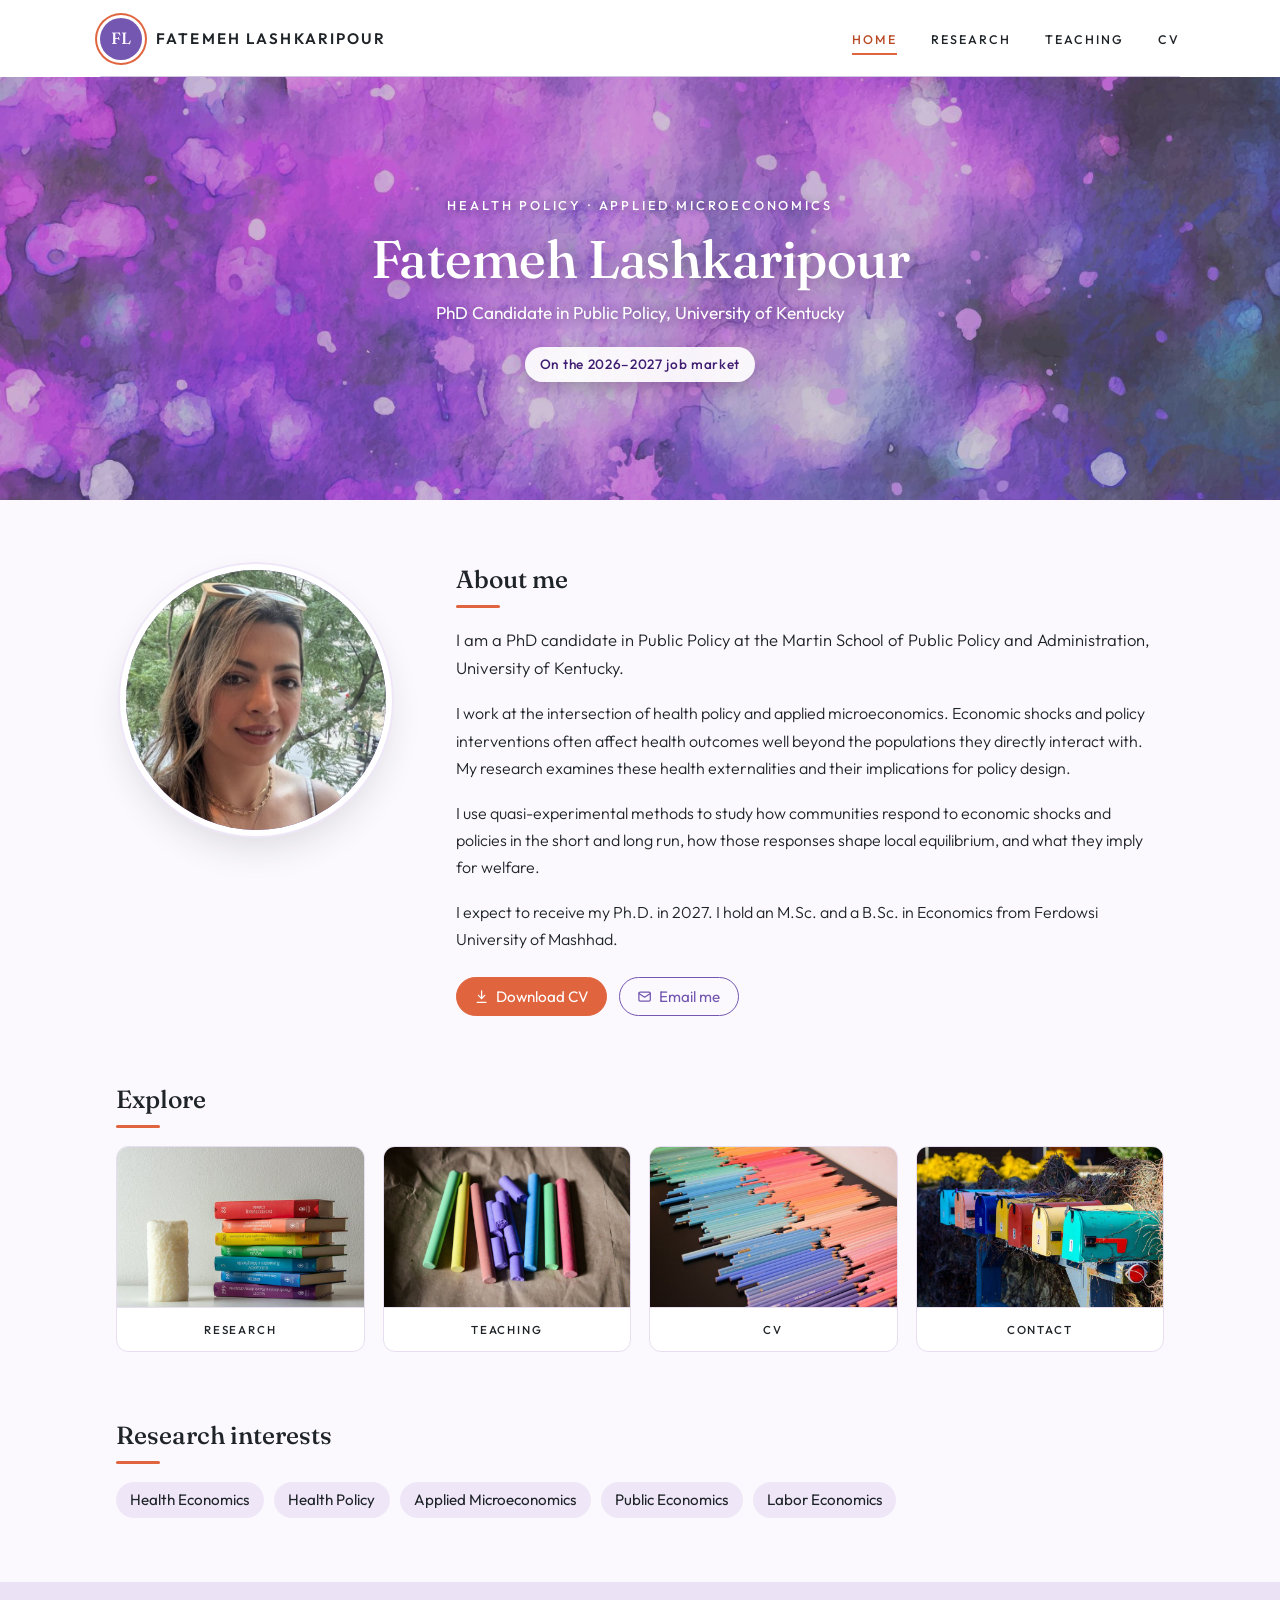
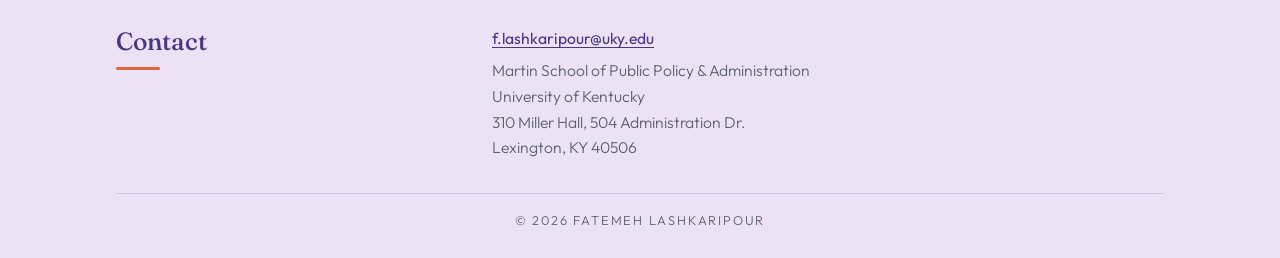
<file: index.html>
<!doctype html>
<html lang="en">
<head>
  <meta charset="utf-8">
  <meta name="viewport" content="width=device-width, initial-scale=1">
  <title>Fatemeh Lashkaripour</title>
  <meta name="description" content="Fatemeh Lashkaripour, PhD candidate in Public Policy at the University of Kentucky. Health economics and applied microeconomics. On the 2026–2027 job market.">
  <meta property="og:title" content="Fatemeh Lashkaripour">
  <meta property="og:description" content="PhD candidate in Public Policy, University of Kentucky. Health economics and applied microeconomics.">
  <meta property="og:type" content="website">
  <link rel="icon" href="images/favicon.svg" type="image/svg+xml">
  <link rel="preconnect" href="https://fonts.googleapis.com">
  <link rel="preconnect" href="https://fonts.gstatic.com" crossorigin>
  <link href="https://fonts.googleapis.com/css2?family=Fraunces:opsz,wght@9..144,400;9..144,500&family=Outfit:wght@300;400;500;600&display=swap" rel="stylesheet">
  <link rel="stylesheet" href="css/style.css">
</head>
<body>
  <a class="skip-link" href="#main">Skip to content</a>

  <header class="site-header">
    <div class="header-inner">
      <a class="brand" href="index.html">
        <span class="mark" aria-hidden="true">FL</span>
        <span class="brand-name">Fatemeh Lashkaripour</span>
      </a>
      <nav aria-label="Main">
        <ul class="nav">
          <li><a href="index.html" aria-current="page">Home</a></li>
          <li><a href="research.html">Research</a></li>
          <li><a href="teaching.html">Teaching</a></li>
          <li><a href="cv.html">CV</a></li>
        </ul>
      </nav>
    </div>
  </header>

  <div class="hero">
    <p class="kicker">Health Policy &middot; Applied Microeconomics</p>
    <h1>Fatemeh Lashkaripour</h1>
    <p class="sub">PhD Candidate in Public Policy, University of Kentucky</p>
    <span class="pill">On the 2026–2027 job market</span>
  </div>

  <main id="main">
    <section class="about" aria-labelledby="about-heading">
      <!-- PHOTO: save your headshot as images/headshot.jpg (square works best).
           Until then, a circle with your initials is shown. -->
      <div class="portrait">
        <span aria-hidden="true">FL</span>
        <img src="images/headshot.jpg" alt="Fatemeh Lashkaripour" width="600" height="600" onerror="this.remove()">
      </div>

      <div class="about-text">
        <h2 id="about-heading">About me</h2>
        <p class="lead">I am a PhD candidate in Public Policy at the Martin School of Public Policy and Administration, University of Kentucky.</p>
        <p>I work at the intersection of health policy and applied microeconomics. Economic shocks and policy interventions often affect health outcomes well beyond the populations they directly interact with. My research examines these health externalities and their implications for policy design.</p>
        <p>I use quasi-experimental methods to study how communities respond to economic shocks and policies in the short and long run, how those responses shape local equilibrium, and what they imply for welfare.</p>
        <p>I expect to receive my Ph.D. in 2027. I hold an M.Sc. and a B.Sc. in Economics from Ferdowsi University of Mashhad.</p>

        <div class="quick-links">
          <a class="btn btn--coral" href="files/Lashkaripour_CV.pdf">
            <svg viewBox="0 0 24 24" fill="none" stroke="currentColor" stroke-width="2" stroke-linecap="round" stroke-linejoin="round" aria-hidden="true"><path d="M12 3v12"/><path d="m7 10 5 5 5-5"/><path d="M5 21h14"/></svg>
            Download CV
          </a>
          <a class="btn" href="mailto:f.lashkaripour@uky.edu">
            <svg viewBox="0 0 24 24" fill="none" stroke="currentColor" stroke-width="2" stroke-linecap="round" stroke-linejoin="round" aria-hidden="true"><rect x="3" y="5" width="18" height="14" rx="2"/><path d="m3 7 9 6 9-6"/></svg>
            Email me
          </a>
        </div>
      </div>
    </section>

    <section aria-labelledby="explore-heading">
      <h2 id="explore-heading">Explore</h2>
      <div class="tiles">
        <a class="tile" href="research.html">
          <img src="images/explore/research.jpg" alt="" width="800" height="520" loading="lazy">
          <span>Research</span>
        </a>
        <a class="tile" href="teaching.html">
          <img src="images/explore/teaching.jpg" alt="" width="800" height="520" loading="lazy">
          <span>Teaching</span>
        </a>
        <a class="tile" href="cv.html">
          <img src="images/explore/cv.jpg" alt="" width="800" height="520" loading="lazy">
          <span>CV</span>
        </a>
        <a class="tile" href="mailto:f.lashkaripour@uky.edu">
          <img src="images/explore/contact.jpg" alt="" width="800" height="520" loading="lazy">
          <span>Contact</span>
        </a>
      </div>
    </section>

    <section aria-labelledby="interests-heading">
      <h2 id="interests-heading">Research interests</h2>
      <ul class="chips">
        <li>Health Economics</li>
        <li>Health Policy</li>
        <li>Applied Microeconomics</li>
        <li>Public Economics</li>
        <li>Labor Economics</li>
      </ul>
    </section>
  </main>

  <footer class="site-footer">
    <div class="footer-inner">
      <h2>Contact</h2>
      <div class="footer-contact">
        <a href="mailto:f.lashkaripour@uky.edu">f.lashkaripour@uky.edu</a>
        <address>Martin School of Public Policy &amp; Administration<br>University of Kentucky<br>310 Miller Hall, 504 Administration Dr.<br>Lexington, KY 40506</address>
      </div>
      <p class="copyright">&copy; <span id="year">2026</span> Fatemeh Lashkaripour</p>
    </div>
  </footer>

  <script src="js/main.js"></script>
</body>
</html>
</file>
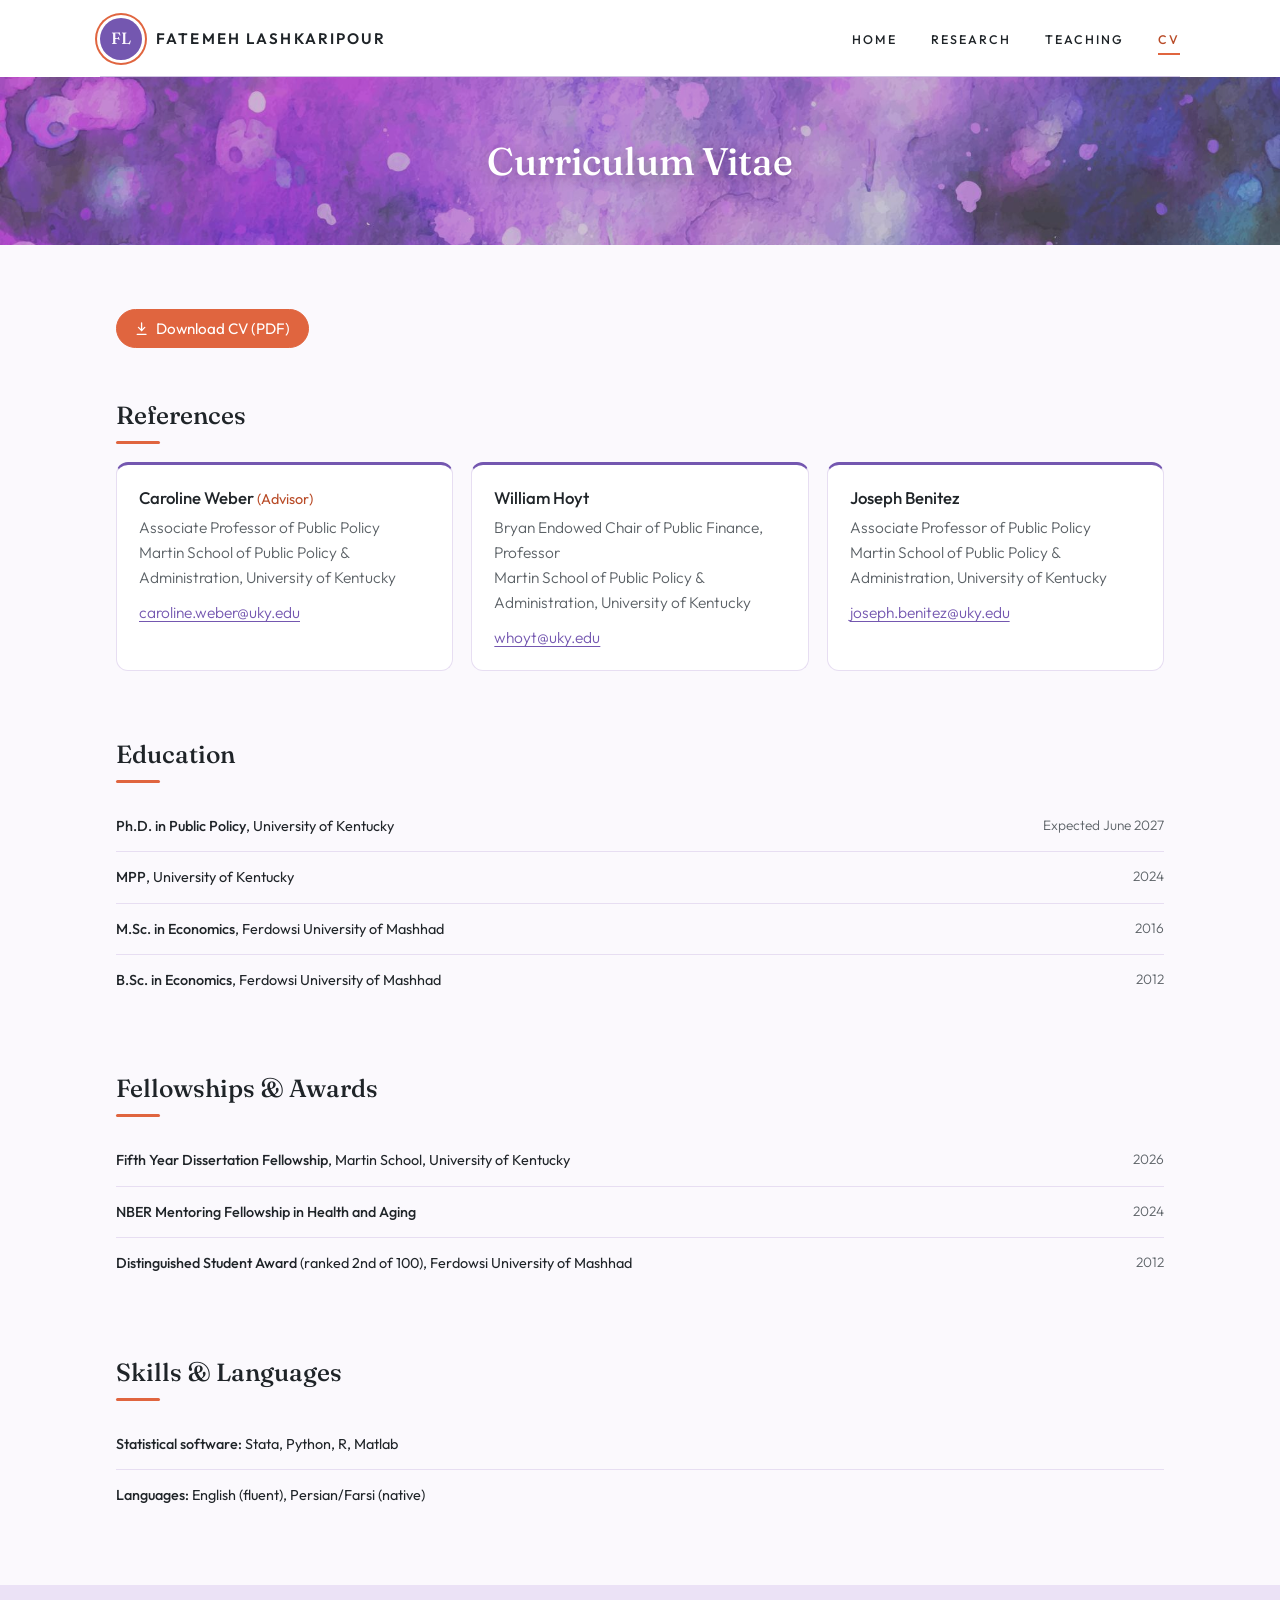
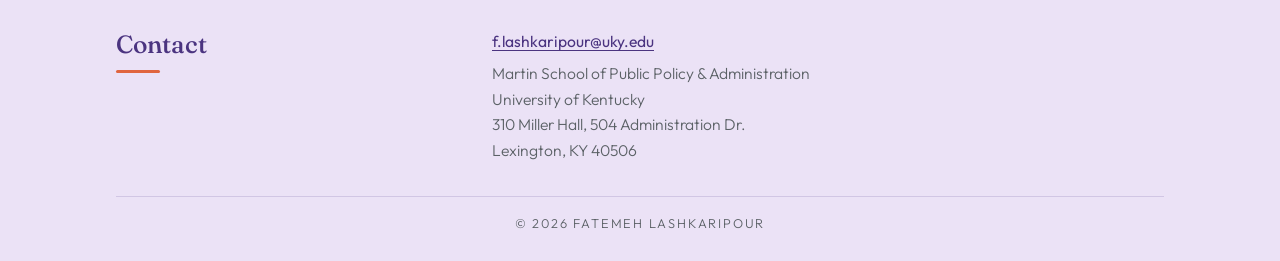
<file: cv.html>
<!doctype html>
<html lang="en">
<head>
  <meta charset="utf-8">
  <meta name="viewport" content="width=device-width, initial-scale=1">
  <title>CV | Fatemeh Lashkaripour</title>
  <meta name="description" content="References, education, and awards of Fatemeh Lashkaripour, PhD candidate in Public Policy, University of Kentucky.">
  <link rel="icon" href="images/favicon.svg" type="image/svg+xml">
  <link rel="preconnect" href="https://fonts.googleapis.com">
  <link rel="preconnect" href="https://fonts.gstatic.com" crossorigin>
  <link href="https://fonts.googleapis.com/css2?family=Fraunces:opsz,wght@9..144,400;9..144,500&family=Outfit:wght@300;400;500;600&display=swap" rel="stylesheet">
  <link rel="stylesheet" href="css/style.css">
</head>
<body>
  <a class="skip-link" href="#main">Skip to content</a>

  <header class="site-header">
    <div class="header-inner">
      <a class="brand" href="index.html">
        <span class="mark" aria-hidden="true">FL</span>
        <span class="brand-name">Fatemeh Lashkaripour</span>
      </a>
      <nav aria-label="Main">
        <ul class="nav">
          <li><a href="index.html">Home</a></li>
          <li><a href="research.html">Research</a></li>
          <li><a href="teaching.html">Teaching</a></li>
          <li><a href="cv.html" aria-current="page">CV</a></li>
        </ul>
      </nav>
    </div>
  </header>

  <div class="page-banner">
    <h1>Curriculum Vitae</h1>
  </div>

  <main id="main">
    <div class="quick-links page-actions">
      <!-- To update the CV: upload a new PDF named Lashkaripour_CV.pdf to files/ (see README). -->
      <a class="btn btn--coral" href="files/Lashkaripour_CV.pdf">
        <svg viewBox="0 0 24 24" fill="none" stroke="currentColor" stroke-width="2" stroke-linecap="round" stroke-linejoin="round" aria-hidden="true"><path d="M12 3v12"/><path d="m7 10 5 5 5-5"/><path d="M5 21h14"/></svg>
        Download CV (PDF)
      </a>
    </div>

    <section aria-labelledby="ref-h">
      <h2 id="ref-h">References</h2>
      <div class="refs">
        <div class="ref">
          <p class="name">Caroline Weber <small>(Advisor)</small></p>
          <p class="role">Associate Professor of Public Policy<br>Martin School of Public Policy &amp; Administration, University of Kentucky</p>
          <a href="mailto:caroline.weber@uky.edu">caroline.weber@uky.edu</a>
        </div>
        <div class="ref">
          <p class="name">William Hoyt</p>
          <p class="role">Bryan Endowed Chair of Public Finance, Professor<br>Martin School of Public Policy &amp; Administration, University of Kentucky</p>
          <a href="mailto:whoyt@uky.edu">whoyt@uky.edu</a>
        </div>
        <div class="ref">
          <p class="name">Joseph Benitez</p>
          <p class="role">Associate Professor of Public Policy<br>Martin School of Public Policy &amp; Administration, University of Kentucky</p>
          <a href="mailto:joseph.benitez@uky.edu">joseph.benitez@uky.edu</a>
        </div>
      </div>
    </section>

    <section aria-labelledby="edu-h">
      <h2 id="edu-h">Education</h2>
      <ul class="entry-list">
        <li class="entry">
          <span class="what"><strong>Ph.D. in Public Policy</strong>, University of Kentucky</span>
          <span class="when">Expected June 2027</span>
        </li>
        <li class="entry">
          <span class="what"><strong>MPP</strong>, University of Kentucky</span>
          <span class="when">2024</span>
        </li>
        <li class="entry">
          <span class="what"><strong>M.Sc. in Economics</strong>, Ferdowsi University of Mashhad</span>
          <span class="when">2016</span>
        </li>
        <li class="entry">
          <span class="what"><strong>B.Sc. in Economics</strong>, Ferdowsi University of Mashhad</span>
          <span class="when">2012</span>
        </li>
      </ul>
    </section>

    <section aria-labelledby="award-h">
      <h2 id="award-h">Fellowships &amp; Awards</h2>
      <ul class="entry-list">
        <li class="entry">
          <span class="what"><strong>Fifth Year Dissertation Fellowship</strong>, Martin School, University of Kentucky</span>
          <span class="when">2026</span>
        </li>
        <li class="entry">
          <span class="what"><strong>NBER Mentoring Fellowship in Health and Aging</strong></span>
          <span class="when">2024</span>
        </li>
        <li class="entry">
          <span class="what"><strong>Distinguished Student Award</strong> (ranked 2nd of 100), Ferdowsi University of Mashhad</span>
          <span class="when">2012</span>
        </li>
      </ul>
    </section>

    <section aria-labelledby="skills-h">
      <h2 id="skills-h">Skills &amp; Languages</h2>
      <ul class="entry-list">
        <li class="entry">
          <span class="what"><strong>Statistical software:</strong> Stata, Python, R, Matlab</span>
        </li>
        <li class="entry">
          <span class="what"><strong>Languages:</strong> English (fluent), Persian/Farsi (native)</span>
        </li>
      </ul>
    </section>
  </main>

  <footer class="site-footer">
    <div class="footer-inner">
      <h2>Contact</h2>
      <div class="footer-contact">
        <a href="mailto:f.lashkaripour@uky.edu">f.lashkaripour@uky.edu</a>
        <address>Martin School of Public Policy &amp; Administration<br>University of Kentucky<br>310 Miller Hall, 504 Administration Dr.<br>Lexington, KY 40506</address>
      </div>
      <p class="copyright">&copy; <span id="year">2026</span> Fatemeh Lashkaripour</p>
    </div>
  </footer>

  <script src="js/main.js"></script>
</body>
</html>
</file>
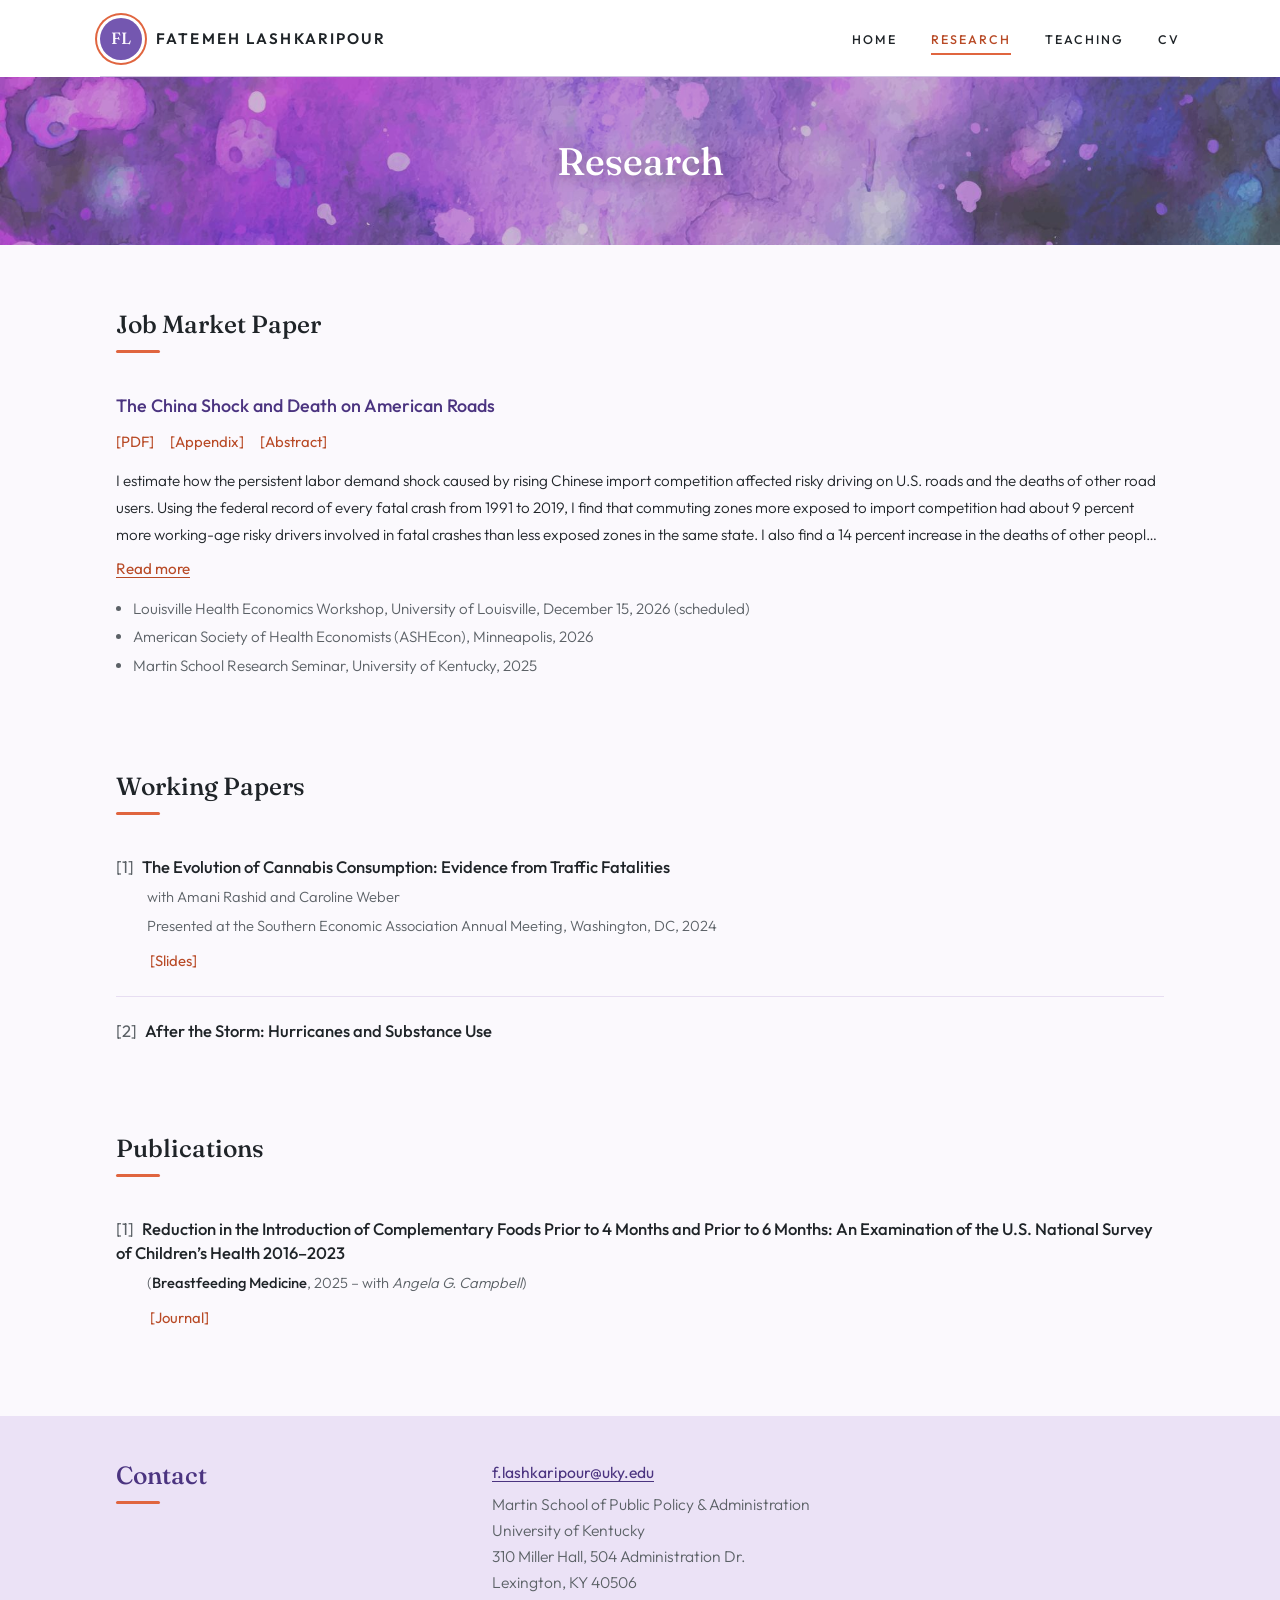
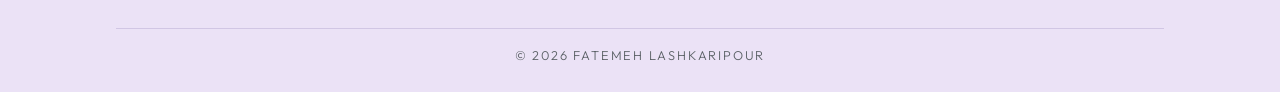
<file: research.html>
<!doctype html>
<html lang="en">
<head>
  <meta charset="utf-8">
  <meta name="viewport" content="width=device-width, initial-scale=1">
  <title>Research | Fatemeh Lashkaripour</title>
  <meta name="description" content="Research by Fatemeh Lashkaripour: job market paper, working papers, and publications in health economics and applied microeconomics.">
  <link rel="icon" href="images/favicon.svg" type="image/svg+xml">
  <link rel="preconnect" href="https://fonts.googleapis.com">
  <link rel="preconnect" href="https://fonts.gstatic.com" crossorigin>
  <link href="https://fonts.googleapis.com/css2?family=Fraunces:opsz,wght@9..144,400;9..144,500&family=Outfit:wght@300;400;500;600&display=swap" rel="stylesheet">
  <link rel="stylesheet" href="css/style.css">
</head>
<body>
  <a class="skip-link" href="#main">Skip to content</a>

  <header class="site-header">
    <div class="header-inner">
      <a class="brand" href="index.html">
        <span class="mark" aria-hidden="true">FL</span>
        <span class="brand-name">Fatemeh Lashkaripour</span>
      </a>
      <nav aria-label="Main">
        <ul class="nav">
          <li><a href="index.html">Home</a></li>
          <li><a href="research.html" aria-current="page">Research</a></li>
          <li><a href="teaching.html">Teaching</a></li>
          <li><a href="cv.html">CV</a></li>
        </ul>
      </nav>
    </div>
  </header>

  <div class="page-banner">
    <h1>Research</h1>
  </div>

  <main id="main">

    <!-- ===================== JOB MARKET PAPER ===================== -->
    <section aria-labelledby="jmp-h">
      <h2 id="jmp-h">Job Market Paper</h2>

      <article class="paper" id="jmp">
        <h3 class="paper-title"><a href="papers/JMP_Lashkaripour.pdf">The China Shock and Death on American Roads</a></h3>
        <div class="links">
          <!-- To post a new draft: the paper goes to papers/JMP_Lashkaripour.pdf and its appendix to papers/JMP_Lashkaripour_Appendix.pdf (see README). -->
          <a href="papers/JMP_Lashkaripour.pdf">PDF</a>
          <a href="papers/JMP_Lashkaripour_Appendix.pdf">Appendix</a>
          <a href="papers/Lashkaripour_JMP_Abstract.pdf">Abstract</a>
        </div>
        <div class="abstract" id="abs-jmp">
          <!-- ABSTRACT:START (filled from abstract.txt by "Update website paper.command") -->
          <p>I estimate how the persistent labor demand shock caused by rising Chinese import competition affected risky driving on U.S. roads and the deaths of other road users. Using the federal record of every fatal crash from 1991 to 2019, I find that commuting zones more exposed to import competition had about 9 percent more working-age risky drivers involved in fatal crashes than less exposed zones in the same state. I also find a 14 percent increase in the deaths of other people in the crashes that involve a working-age risky driver. The estimate implies approximately 460 additional deaths annually between 2001 and 2019 attributable to the rise in import competition. Using the value of a statistical life, I estimate the annual value of the deaths of other people at approximately $5.0 billion. These findings point to a potential external cost of trade-induced labor market disruption that could reduce the net gains from trade.</p>
          <!-- ABSTRACT:END -->
        </div>
        <ul class="presented">
          <li>Louisville Health Economics Workshop, University of Louisville, December 15, 2026 (scheduled)</li>
          <li>American Society of Health Economists (ASHEcon), Minneapolis, 2026</li>
          <li>Martin School Research Seminar, University of Kentucky, 2025</li>
        </ul>
      </article>
    </section>

    <!-- ===================== WORKING PAPERS ===================== -->
    <section aria-labelledby="wp-h" class="numbered">
      <h2 id="wp-h">Working Papers</h2>

      <article class="paper" id="cannabis">
        <h3>The Evolution of Cannabis Consumption: Evidence from Traffic Fatalities</h3>
        <p class="meta">with Amani Rashid and Caroline Weber</p>
        <p class="meta">Presented at the Southern Economic Association Annual Meeting, Washington, DC, 2024</p>
        <div class="links"><a href="papers/Lashkaripour_Cannabis_Slides.pdf">Slides</a></div>
        <!-- To add an abstract (an [Abstract] link appears automatically), paste inside this article:
        <div class="abstract"><p>Your abstract here.</p></div>
        To add a PDF link:
        <div class="links"><a href="papers/cannabis.pdf">PDF</a></div>
        -->
      </article>

      <article class="paper" id="hurricanes">
        <h3>After the Storm: Hurricanes and Substance Use</h3>
        <!-- To add an abstract, paste inside this article:
        <div class="abstract"><p>Your abstract here.</p></div>
        -->
      </article>
    </section>

    <!-- ===================== PUBLICATIONS ===================== -->
    <section aria-labelledby="pub-h" class="numbered">
      <h2 id="pub-h">Publications</h2>

      <article class="paper" id="nsch">
        <h3>Reduction in the Introduction of Complementary Foods Prior to 4 Months and Prior to 6 Months: An Examination of the U.S. National Survey of Children&rsquo;s Health 2016&ndash;2023</h3>
        <p class="meta">(<b>Breastfeeding Medicine</b>, 2025 &ndash; with <em>Angela G. Campbell</em>)</p>
        <div class="links"><a href="https://doi.org/10.1177/15568253251390891">Journal</a></div>
        <!-- To link the article, add inside this article:
        <div class="links"><a href="https://doi.org/...">Journal</a></div>
        -->
      </article>
    </section>
  </main>

  <footer class="site-footer">
    <div class="footer-inner">
      <h2>Contact</h2>
      <div class="footer-contact">
        <a href="mailto:f.lashkaripour@uky.edu">f.lashkaripour@uky.edu</a>
        <address>Martin School of Public Policy &amp; Administration<br>University of Kentucky<br>310 Miller Hall, 504 Administration Dr.<br>Lexington, KY 40506</address>
      </div>
      <p class="copyright">&copy; <span id="year">2026</span> Fatemeh Lashkaripour</p>
    </div>
  </footer>

  <script src="js/main.js"></script>
</body>
</html>
</file>
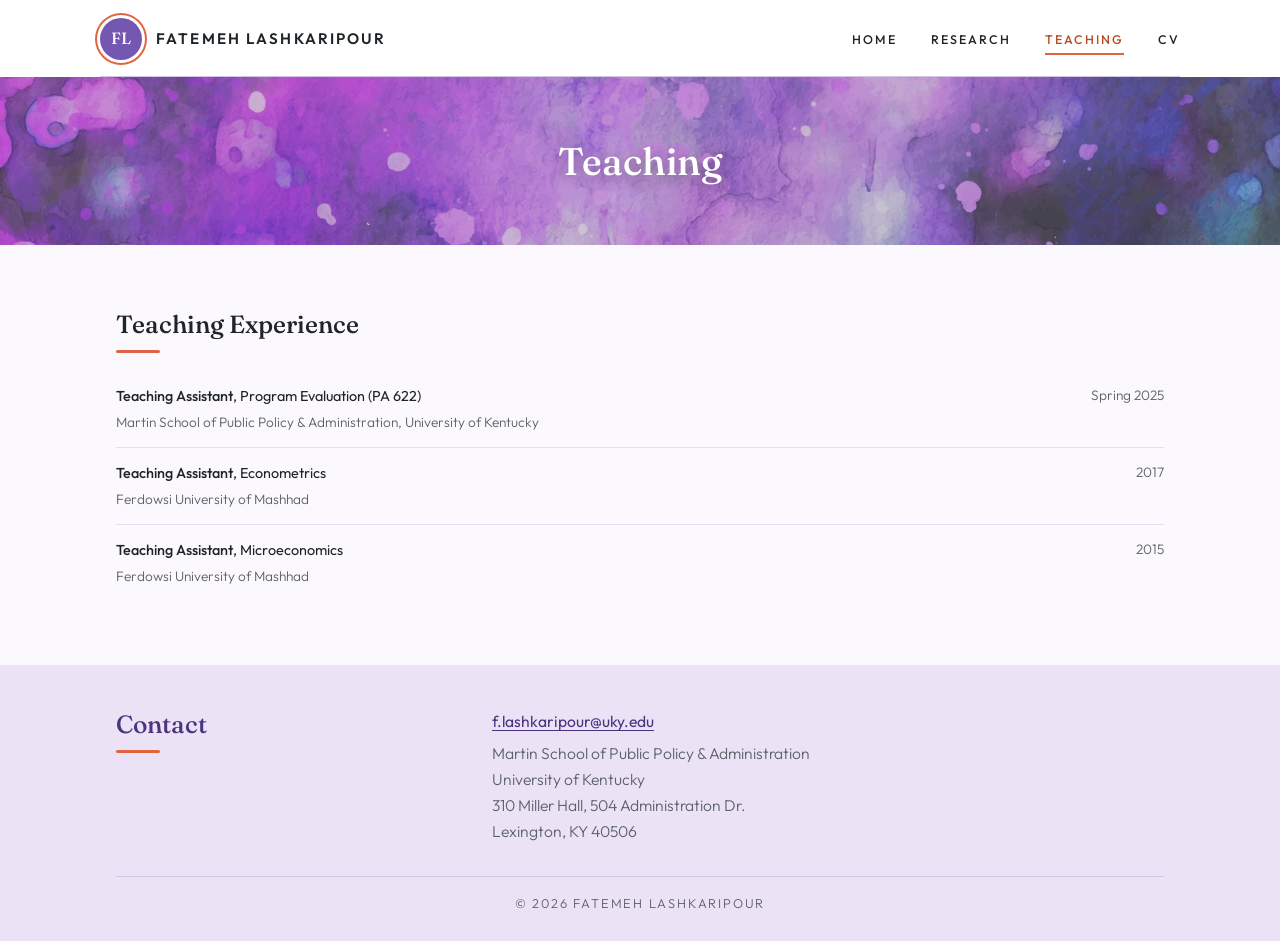
<file: teaching.html>
<!doctype html>
<html lang="en">
<head>
  <meta charset="utf-8">
  <meta name="viewport" content="width=device-width, initial-scale=1">
  <title>Teaching | Fatemeh Lashkaripour</title>
  <meta name="description" content="Teaching experience of Fatemeh Lashkaripour, University of Kentucky.">
  <link rel="icon" href="images/favicon.svg" type="image/svg+xml">
  <link rel="preconnect" href="https://fonts.googleapis.com">
  <link rel="preconnect" href="https://fonts.gstatic.com" crossorigin>
  <link href="https://fonts.googleapis.com/css2?family=Fraunces:opsz,wght@9..144,400;9..144,500&family=Outfit:wght@300;400;500;600&display=swap" rel="stylesheet">
  <link rel="stylesheet" href="css/style.css">
</head>
<body>
  <a class="skip-link" href="#main">Skip to content</a>

  <header class="site-header">
    <div class="header-inner">
      <a class="brand" href="index.html">
        <span class="mark" aria-hidden="true">FL</span>
        <span class="brand-name">Fatemeh Lashkaripour</span>
      </a>
      <nav aria-label="Main">
        <ul class="nav">
          <li><a href="index.html">Home</a></li>
          <li><a href="research.html">Research</a></li>
          <li><a href="teaching.html" aria-current="page">Teaching</a></li>
          <li><a href="cv.html">CV</a></li>
        </ul>
      </nav>
    </div>
  </header>

  <div class="page-banner">
    <h1>Teaching</h1>
  </div>

  <main id="main">
    <section aria-labelledby="exp-h">
      <h2 id="exp-h">Teaching Experience</h2>
      <ul class="entry-list">
        <li class="entry">
          <span class="what"><strong>Teaching Assistant</strong>, Program Evaluation (PA 622)<br><span class="subhead">Martin School of Public Policy &amp; Administration, University of Kentucky</span></span>
          <span class="when">Spring 2025</span>
        </li>
        <li class="entry">
          <span class="what"><strong>Teaching Assistant</strong>, Econometrics<br><span class="subhead">Ferdowsi University of Mashhad</span></span>
          <span class="when">2017</span>
        </li>
        <li class="entry">
          <span class="what"><strong>Teaching Assistant</strong>, Microeconomics<br><span class="subhead">Ferdowsi University of Mashhad</span></span>
          <span class="when">2015</span>
        </li>
      </ul>
    </section>
  </main>

  <footer class="site-footer">
    <div class="footer-inner">
      <h2>Contact</h2>
      <div class="footer-contact">
        <a href="mailto:f.lashkaripour@uky.edu">f.lashkaripour@uky.edu</a>
        <address>Martin School of Public Policy &amp; Administration<br>University of Kentucky<br>310 Miller Hall, 504 Administration Dr.<br>Lexington, KY 40506</address>
      </div>
      <p class="copyright">&copy; <span id="year">2026</span> Fatemeh Lashkaripour</p>
    </div>
  </footer>

  <script src="js/main.js"></script>
</body>
</html>
</file>
<file: css/style.css>
/* ==========================================================
   Fatemeh Lashkaripour — personal academic website
   Colors and fonts live in :root; change them here.
   ========================================================== */

:root {
  --bg: #fbf9fd;          /* page background */
  --paper: #ffffff;       /* cards, header */
  --ink: #1f2428;         /* main text */
  --muted: #5b6166;       /* secondary text */
  --line: #e7def2;        /* card borders, dividers */
  --rule: #d2c6e3;        /* thin line under header */
  --teal: #7457b0;        /* primary color (purple) */
  --teal-ink: #4b3480;    /* darker purple */
  --teal-soft: #a48bd6;
  --coral: #e0653f;       /* accent */
  --coral-ink: #b84a26;   /* accent for small text (readable) */
  --sand: #efe7f8;        /* tags, tile backgrounds (lavender) */
  --cream: #faf6fe;       /* text on purple */
  --lavender: #ebe2f6;    /* footer background */
  --maxw: 1080px;
  --serif: "Fraunces", Georgia, "Times New Roman", serif;
  --sans: "Outfit", system-ui, -apple-system, "Segoe UI", sans-serif;
}

*, *::before, *::after { box-sizing: border-box; }
html { scroll-behavior: smooth; -webkit-text-size-adjust: 100%; }

body {
  margin: 0;
  background: var(--bg);
  color: var(--ink);
  font-family: var(--sans);
  font-weight: 300;
  font-size: 16px;
  line-height: 1.7;
  min-height: 100vh;
  display: flex;
  flex-direction: column;
}

a { color: var(--teal); text-underline-offset: 3px; text-decoration-thickness: 1px; }
a:hover { color: var(--coral-ink); }
strong { font-weight: 500; }
:focus-visible { outline: 2px solid var(--coral); outline-offset: 3px; border-radius: 4px; }

.skip-link {
  position: absolute; left: -9999px; top: 8px;
  background: var(--paper); padding: 8px 14px; border-radius: 6px; z-index: 100;
}
.skip-link:focus { left: 8px; }

/* ---------- Header ---------- */
.site-header {
  position: sticky; top: 0; z-index: 10;
  background: rgba(255, 255, 255, 0.97);
  backdrop-filter: blur(6px);
  -webkit-backdrop-filter: blur(6px);
}
.header-inner {
  width: calc(100% - 32px); max-width: var(--maxw); margin: 0 auto;
  padding: 18px 0 16px;
  display: flex; align-items: center; justify-content: space-between;
  flex-wrap: wrap; gap: 12px 28px;
  border-bottom: 1px solid var(--rule);
}
.brand {
  display: flex; align-items: center; gap: 14px;
  color: var(--ink); text-decoration: none;
}
.brand:hover { color: var(--ink); }
.mark {
  flex: none; width: 42px; height: 42px; border-radius: 50%;
  display: grid; place-items: center;
  background: var(--teal); color: var(--cream);
  font-family: var(--serif); font-size: 1.02rem; font-weight: 500; letter-spacing: .02em;
  box-shadow: 0 0 0 3px var(--paper), 0 0 0 5px var(--coral);
}
.brand-name {
  font-weight: 600; text-transform: uppercase;
  letter-spacing: .14em; font-size: .95rem; line-height: 1.2;
}
.nav {
  display: flex; flex-wrap: wrap; gap: clamp(16px, 3vw, 34px);
  margin: 0; padding: 0; list-style: none;
}
.nav a {
  color: var(--ink); text-decoration: none;
  font-size: .78rem; font-weight: 500; letter-spacing: .16em; text-transform: uppercase;
  padding: 6px 0; border-bottom: 2px solid transparent;
  transition: color .15s, border-color .15s;
}
.nav a:hover { color: var(--coral-ink); }
.nav a[aria-current="page"] { color: var(--coral-ink); border-bottom-color: var(--coral); }

/* ---------- Home hero ---------- */
.hero {
  position: relative;
  background: #5b2a9e url("../images/banner.jpg") center / cover no-repeat;
  color: #fff;
  text-align: center;
  padding: clamp(70px, 10vw, 118px) 16px;
}
.hero::before {
  content: ""; position: absolute; inset: 0;
  background: rgba(36, 14, 66, .22);
}
.hero > * { position: relative; }
.kicker {
  margin: 0 0 .8rem; color: #fff; text-shadow: 0 1px 10px rgba(40, 10, 70, .45);
  font-size: .8rem; font-weight: 500; letter-spacing: .22em; text-transform: uppercase;
}
.hero h1 {
  font-family: var(--serif); font-weight: 500;
  font-size: clamp(2rem, 5vw, 3.3rem); line-height: 1.08; letter-spacing: -0.01em;
  margin: 0; text-shadow: 0 2px 20px rgba(0, 0, 0, .3);
}
.hero .sub { margin: .7rem auto 0; max-width: 40rem; font-size: clamp(.95rem, 2vw, 1.08rem); font-weight: 400; text-shadow: 0 1px 10px rgba(40, 10, 70, .45); }
.pill {
  display: inline-block; margin-top: 20px;
  background: rgba(255, 255, 255, .92); color: #3f1d72;
  font-size: .85rem; font-weight: 500; letter-spacing: .05em;
  padding: .42em 1.1em; border-radius: 999px;
  box-shadow: 0 6px 16px rgba(0, 0, 0, .18);
}

/* ---------- Sub-page banner ---------- */
.page-banner {
  position: relative;
  background: #5b2a9e url("../images/banner.jpg") center / cover no-repeat;
  color: #fff; text-align: center;
  padding: clamp(40px, 6vw, 62px) 16px;
}
.page-banner::before { content: ""; position: absolute; inset: 0; background: rgba(36, 14, 66, .22); }
.page-banner > * { position: relative; }
.page-banner h1 {
  margin: 0; font-family: var(--serif); font-weight: 500;
  font-size: clamp(1.7rem, 4vw, 2.4rem); line-height: 1.15;
  text-shadow: 0 2px 16px rgba(0, 0, 0, .3);
}

/* ---------- Layout ---------- */
main { flex: 1; width: 100%; max-width: var(--maxw); margin: 0 auto; padding: clamp(36px, 6vw, 64px) 16px; }
section + section { margin-top: clamp(44px, 6vw, 68px); }

h2 {
  font-family: var(--serif); font-weight: 500;
  font-size: clamp(1.3rem, 2.6vw, 1.55rem); line-height: 1.25;
  margin: 0 0 18px; color: var(--ink);
}
h2::after {
  content: ""; display: block; width: 44px; height: 3px;
  background: var(--coral); margin-top: 10px; border-radius: 2px;
}
p { margin: 0 0 1.1em; }
p:last-child { margin-bottom: 0; }

/* ---------- Home: about ---------- */
.about {
  display: grid; grid-template-columns: 280px 1fr;
  gap: clamp(28px, 5vw, 60px); align-items: start;
}
.portrait {
  position: relative; width: 260px; aspect-ratio: 1; margin: 6px auto 0;
  border-radius: 50%; overflow: hidden;
  background: linear-gradient(150deg, #c98ae0 0%, #9b7fd6 50%, #6a4fa8 100%);
  display: grid; place-items: center;
  color: var(--cream); font-family: var(--serif); font-size: 4.2rem;
  box-shadow: 0 0 0 6px var(--paper), 0 0 0 8px var(--sand), 0 16px 36px rgba(31, 36, 40, .14);
}
.portrait img { position: absolute; inset: 0; width: 100%; height: 100%; object-fit: cover; }
.about-text .lead { font-size: 1.04rem; }
.quick-links { display: flex; flex-wrap: wrap; gap: 12px; margin-top: 24px; }

/* ---------- Buttons & tags ---------- */
.btn {
  display: inline-flex; align-items: center; gap: .45em;
  padding: .5em 1.15em; border-radius: 999px;
  border: 1px solid var(--teal); color: var(--teal);
  text-decoration: none; font-weight: 400; font-size: .95rem; line-height: 1.4;
  transition: background .15s, color .15s, border-color .15s;
}
.btn:hover { background: #f1eafa; color: var(--teal-ink); }
.btn--solid { background: var(--teal); color: #fff; }
.btn--solid:hover { background: var(--teal-ink); color: #fff; }
.btn--coral { background: var(--coral); border-color: var(--coral); color: #fff; }
.btn--coral:hover { background: var(--coral-ink); border-color: var(--coral-ink); color: #fff; }
.btn svg { width: 1em; height: 1em; flex: none; }

.chips { display: flex; flex-wrap: wrap; gap: 10px; margin: 0; padding: 0; list-style: none; }
.chips li {
  background: var(--sand); color: var(--ink);
  padding: .32em .95em; border-radius: 999px; font-size: .95rem; font-weight: 400;
}

/* ---------- Home: tiles ---------- */
.tiles { display: grid; grid-template-columns: repeat(4, 1fr); gap: 18px; }
.tile {
  display: block; overflow: hidden;
  background: var(--paper); border: 1px solid var(--line); border-radius: 12px;
  color: var(--ink); text-decoration: none;
  transition: transform .2s, box-shadow .2s;
}
.tile img { display: block; width: 100%; height: auto; aspect-ratio: 200 / 130; object-fit: cover; }
.tile span {
  display: block; padding: 12px 10px; text-align: center;
  border-top: 1px solid var(--line);
  font-size: .72rem; font-weight: 500; letter-spacing: .16em; text-transform: uppercase;
}
.tile:hover { transform: translateY(-3px); box-shadow: 0 12px 26px rgba(31, 36, 40, .1); color: var(--ink); }
.tile:hover span { color: var(--coral-ink); }

/* ---------- Papers ---------- */
.paper { padding: 22px 0; border-bottom: 1px solid var(--line); scroll-margin-top: 90px; }
.paper:last-child { border-bottom: 0; }
.paper h3 {
  font-family: var(--sans); font-weight: 500;
  font-size: 1.04rem; line-height: 1.45; margin: 0; color: var(--ink);
}
.paper .meta { color: var(--muted); font-size: .92rem; margin: .3rem 0 0; }
.paper .meta b { font-weight: 500; color: var(--ink); }

/* numbered list, e.g. [1] Title */
.numbered { counter-reset: paper; }
.numbered .paper h3::before {
  counter-increment: paper; content: "[" counter(paper) "]";
  color: var(--muted); font-weight: 400; margin-right: .5em;
}
.numbered .paper .meta, .numbered .paper .links { padding-left: 2.1em; }

/* bracketed link row: [PDF] [Abstract] */
.links { display: flex; flex-wrap: wrap; gap: 4px 16px; margin-top: 10px; }
.links a, .links .toggle {
  color: var(--coral-ink); text-decoration: none; font-size: .93rem; font-weight: 400;
  background: none; border: 0; padding: 0; font-family: inherit; cursor: pointer;
}
.links a::before, .links .toggle::before { content: "["; }
.links a::after, .links .toggle::after { content: "]"; }
.links a:hover, .links .toggle:hover { color: var(--teal); text-decoration: underline; }

.tag {
  display: inline-block; vertical-align: middle;
  font-size: .72rem; letter-spacing: .1em; text-transform: uppercase; font-weight: 500;
  color: #fff; background: var(--coral); border-radius: 4px;
  padding: .12em .5em; margin-left: .5em; position: relative; top: -1px;
}

.paper-title { font-size: 1.12rem !important; }
.paper-title a { color: var(--teal-ink); text-decoration: none; }
.paper-title a:hover { color: var(--coral-ink); text-decoration: underline; text-underline-offset: 3px; }

.abstract { margin-top: 14px; font-size: .95rem; line-height: 1.75; }
.abstract.clamped p {
  display: -webkit-box; -webkit-line-clamp: 3; -webkit-box-orient: vertical; overflow: hidden;
}
.abstract-toggle {
  background: none; border: 0; padding: 0; margin-top: 8px; cursor: pointer;
  color: var(--coral-ink); font: inherit; font-size: .95rem; font-weight: 400;
  text-decoration: underline; text-underline-offset: 3px;
}
.abstract-toggle:hover { color: var(--teal); }

.section-intro {
  font-family: var(--serif); font-size: clamp(1.05rem, 2vw, 1.2rem); line-height: 1.5;
  color: var(--teal-ink); max-width: 46rem; margin: 0 0 clamp(36px, 5vw, 52px);
  padding-left: 18px; border-left: 3px solid var(--coral);
}
.section-note { color: var(--muted); margin: -4px 0 6px; }
.page-actions { margin: 0 0 clamp(36px, 5vw, 52px); }
.paper .summary { margin: 10px 0 0; font-size: .95rem; line-height: 1.7; }
.numbered .paper .summary { padding-left: 2.1em; }

.presented { margin: 14px 0 0; padding-left: 1.1em; font-size: .95rem; color: var(--muted); }
.presented li { margin: .15em 0; }

.agenda { margin: 0; padding-left: 1.15em; }
.agenda li { margin: 0 0 .7em; }
.agenda li::marker { color: var(--coral); }

/* ---------- Lists (teaching, CV) ---------- */
.entry-list { list-style: none; margin: 0; padding: 0; }
.entry {
  display: grid; grid-template-columns: 1fr auto; gap: 4px 24px;
  padding: 13px 0; border-bottom: 1px solid var(--line);
  font-size: .9rem;
}
.entry:last-child { border-bottom: 0; }
.entry .what { font-weight: 400; }
.entry .what strong { font-weight: 500; }
.entry .when { color: var(--muted); font-size: .95em; white-space: nowrap; text-align: right; }
.subhead { color: var(--muted); margin: -6px 0 4px; }
.entry .subhead { display: inline-block; margin: 2px 0 0; font-size: .95em; font-weight: 300; }

/* ---------- CV page ---------- */
.cv-download {
  display: flex; flex-wrap: wrap; align-items: center; justify-content: space-between; gap: 18px;
  background: var(--paper); border: 1px solid var(--line); border-left: 4px solid var(--coral);
  border-radius: 12px; padding: clamp(22px, 4vw, 32px); box-shadow: 0 6px 20px rgba(31, 36, 40, .05);
}
.cv-download p { margin: 0; color: var(--muted); }
.cv-download .title { font-family: var(--serif); font-size: 1.35rem; font-weight: 500; color: var(--ink); }

.materials { display: grid; grid-template-columns: repeat(auto-fit, minmax(240px, 1fr)); gap: 18px; }
.material {
  position: relative; display: flex; flex-direction: column; gap: 4px;
  background: var(--paper); border: 1px solid var(--line); border-left: 4px solid var(--coral);
  border-radius: 12px; padding: 20px 22px 20px;
  color: var(--ink); text-decoration: none;
  box-shadow: 0 6px 20px rgba(31, 36, 40, .05);
  transition: transform .2s, box-shadow .2s;
}
.material:hover { transform: translateY(-3px); box-shadow: 0 12px 26px rgba(31, 36, 40, .1); color: var(--ink); }
.material-kind {
  align-self: flex-start; font-size: .7rem; font-weight: 500; letter-spacing: .14em;
  color: #fff; background: var(--teal); border-radius: 4px; padding: .15em .55em;
}
.material-title { font-family: var(--serif); font-size: 1.12rem; font-weight: 500; margin-top: 8px; }
.material-meta { color: var(--muted); font-size: .92rem; line-height: 1.45; }
.material:hover .material-title { color: var(--coral-ink); }


.refs { display: grid; grid-template-columns: repeat(auto-fit, minmax(260px, 1fr)); gap: 18px; }
.ref {
  background: var(--paper); border: 1px solid var(--line); border-top: 3px solid var(--teal);
  border-radius: 12px; padding: 20px 22px; font-size: .97rem; line-height: 1.6;
}
.ref .name { font-weight: 500; font-size: 1.05rem; margin: 0; color: var(--ink); }
.ref .name small { color: var(--coral-ink); font-weight: 400; font-size: .9rem; }
.ref .role { color: var(--muted); margin: 4px 0 10px; }
.ref a { word-break: break-all; }

/* ---------- Footer ---------- */
.site-footer { background: var(--lavender); color: var(--ink); margin-top: auto; }
.footer-inner {
  max-width: var(--maxw); margin: 0 auto; padding: 44px 16px 26px;
  display: grid; grid-template-columns: 1fr 2fr; gap: 20px 40px; align-items: start;
}
.footer-inner h2 { margin: 0; color: var(--teal-ink); }
.footer-contact { font-size: .98rem; line-height: 1.65; }
.footer-contact a { color: var(--teal-ink); font-weight: 400; }
.footer-contact a:hover { color: var(--coral-ink); }
.footer-contact address { font-style: normal; color: var(--muted); margin-top: 6px; }
.copyright {
  grid-column: 1 / -1; font-size: .8rem; letter-spacing: .14em; text-transform: uppercase;
  color: var(--muted);
  border-top: 1px solid rgba(75, 52, 128, .16); padding-top: 16px; margin-top: 12px; text-align: center;
}

/* ---------- Small screens ---------- */
@media (max-width: 760px) {
  body { font-size: 15.5px; }
  .about { grid-template-columns: 1fr; }
  .portrait { width: 190px; font-size: 3.2rem; }
  .tiles { grid-template-columns: repeat(2, 1fr); gap: 14px; }
  .footer-inner { grid-template-columns: 1fr; }
  .entry { grid-template-columns: 1fr; }
  .entry .when { text-align: left; }
}
@media (max-width: 640px) {
  .site-header { position: static; }
  .header-inner { flex-direction: column; justify-content: center; gap: 12px; padding-top: 16px; }
  .brand-name { font-size: .92rem; letter-spacing: .12em; }
  .nav { justify-content: center; gap: 18px; }
  .nav a { font-size: .76rem; letter-spacing: .13em; }
  .numbered .paper .meta, .numbered .paper .links, .numbered .paper .summary { padding-left: 0; }
}

@media (prefers-reduced-motion: reduce) {
  html { scroll-behavior: auto; }
  * { transition: none !important; }
}

@media print {
  .site-header, .hero, .page-banner, .abstract-toggle, .site-footer, .tiles { display: none; }
  .abstract.clamped p { display: block; -webkit-line-clamp: unset; }
  body { background: #fff; }
}
</file>
